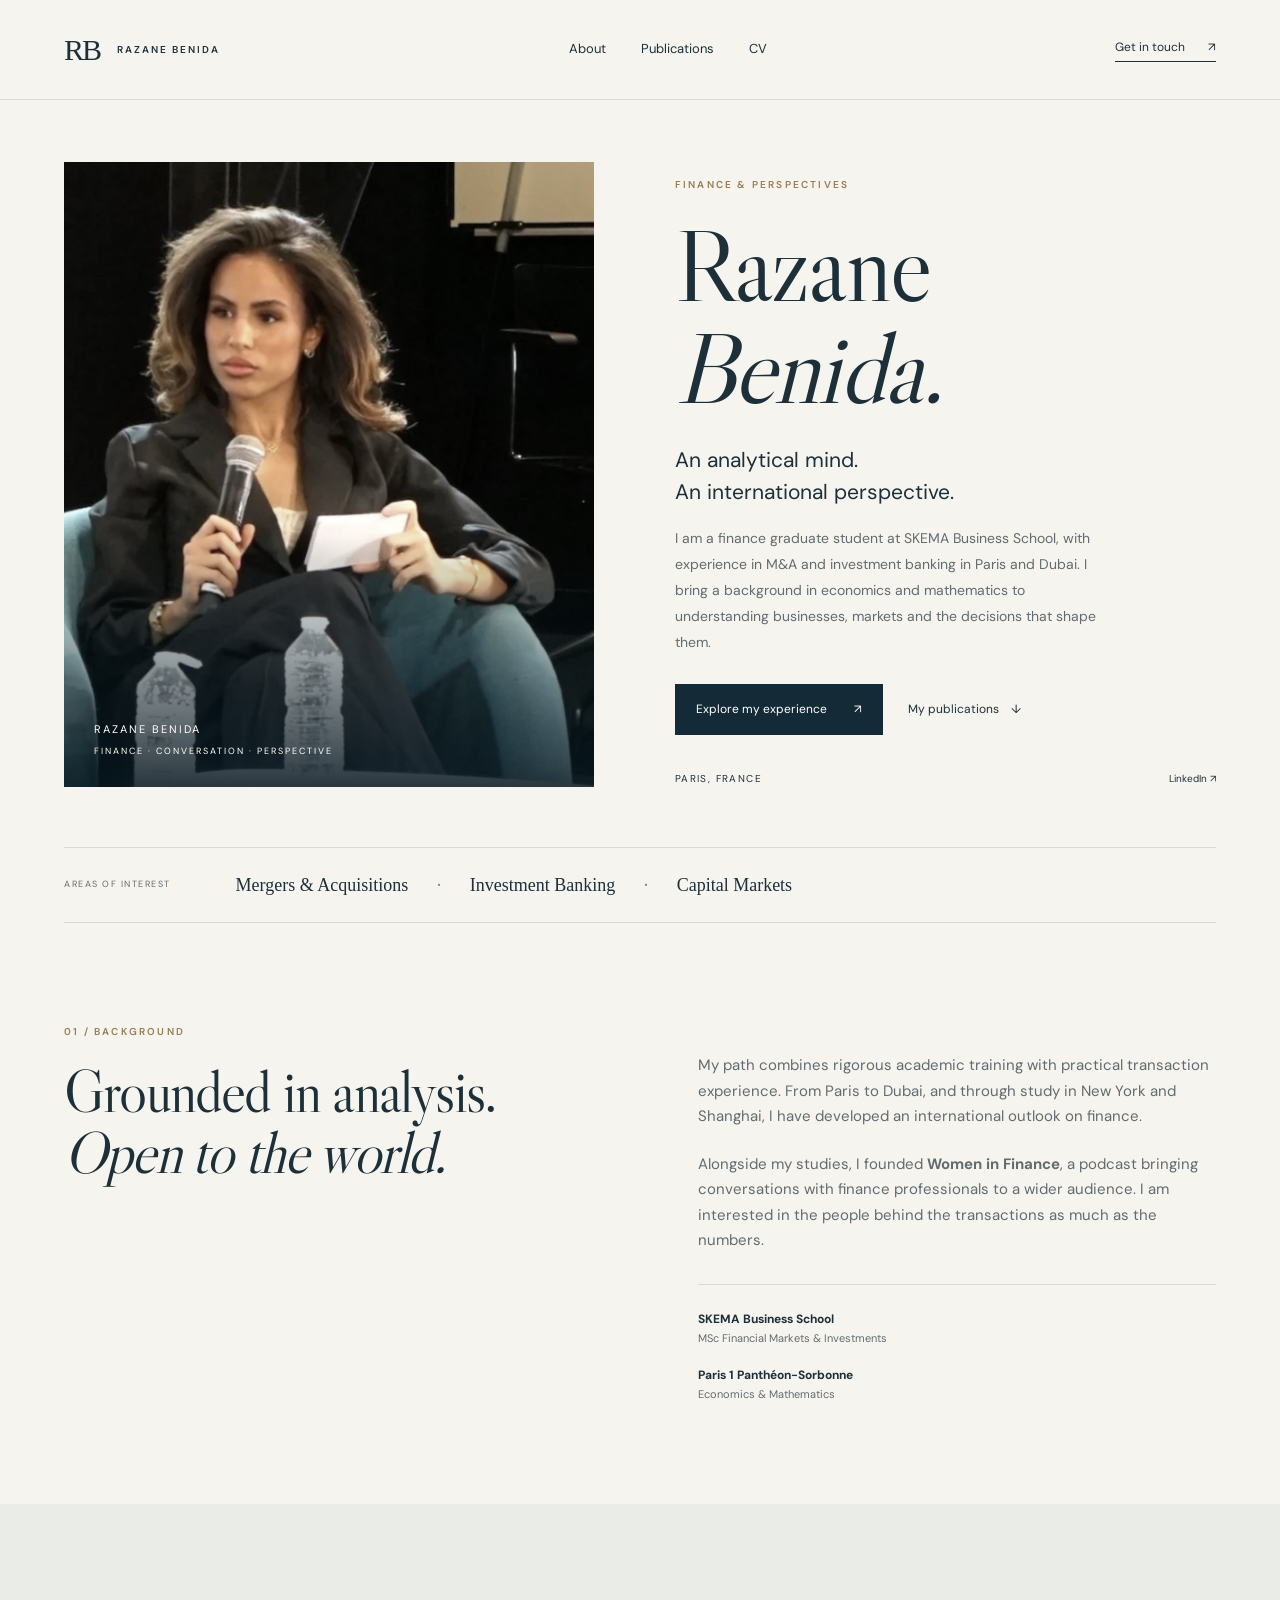
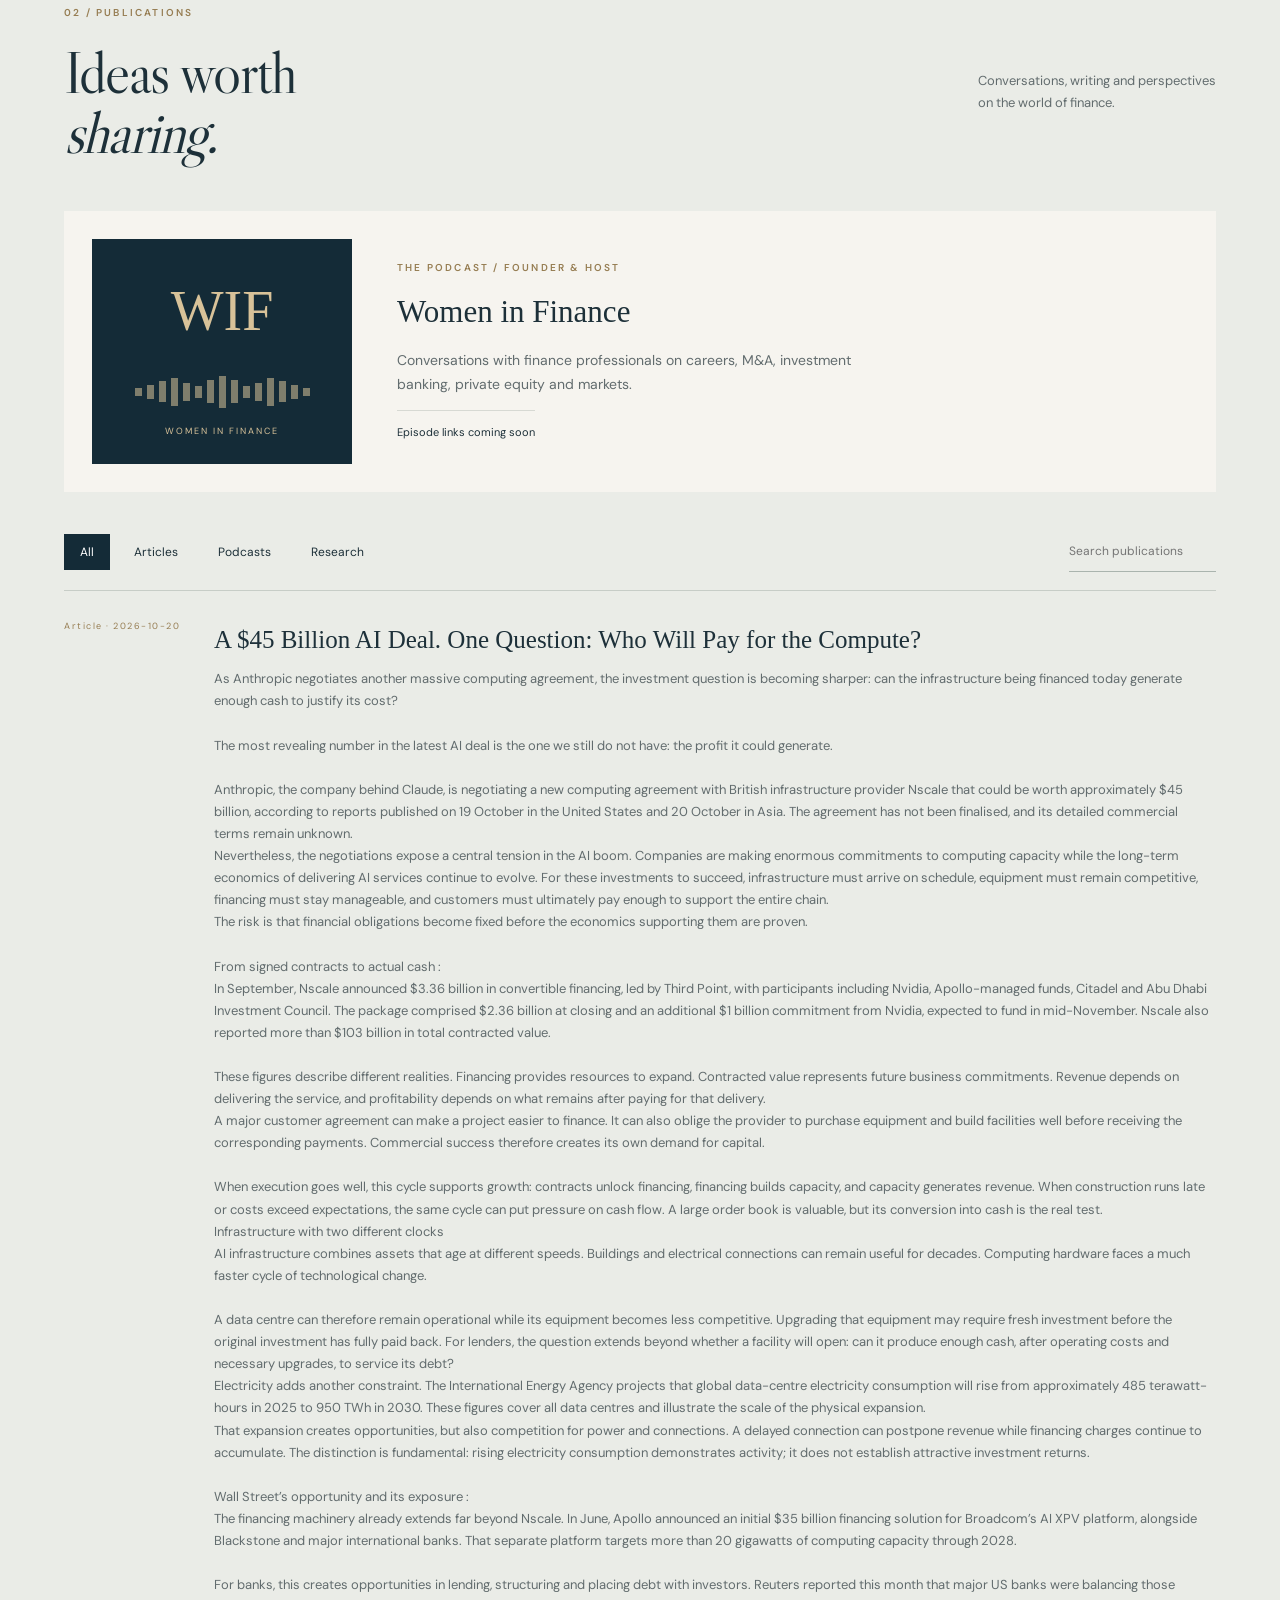
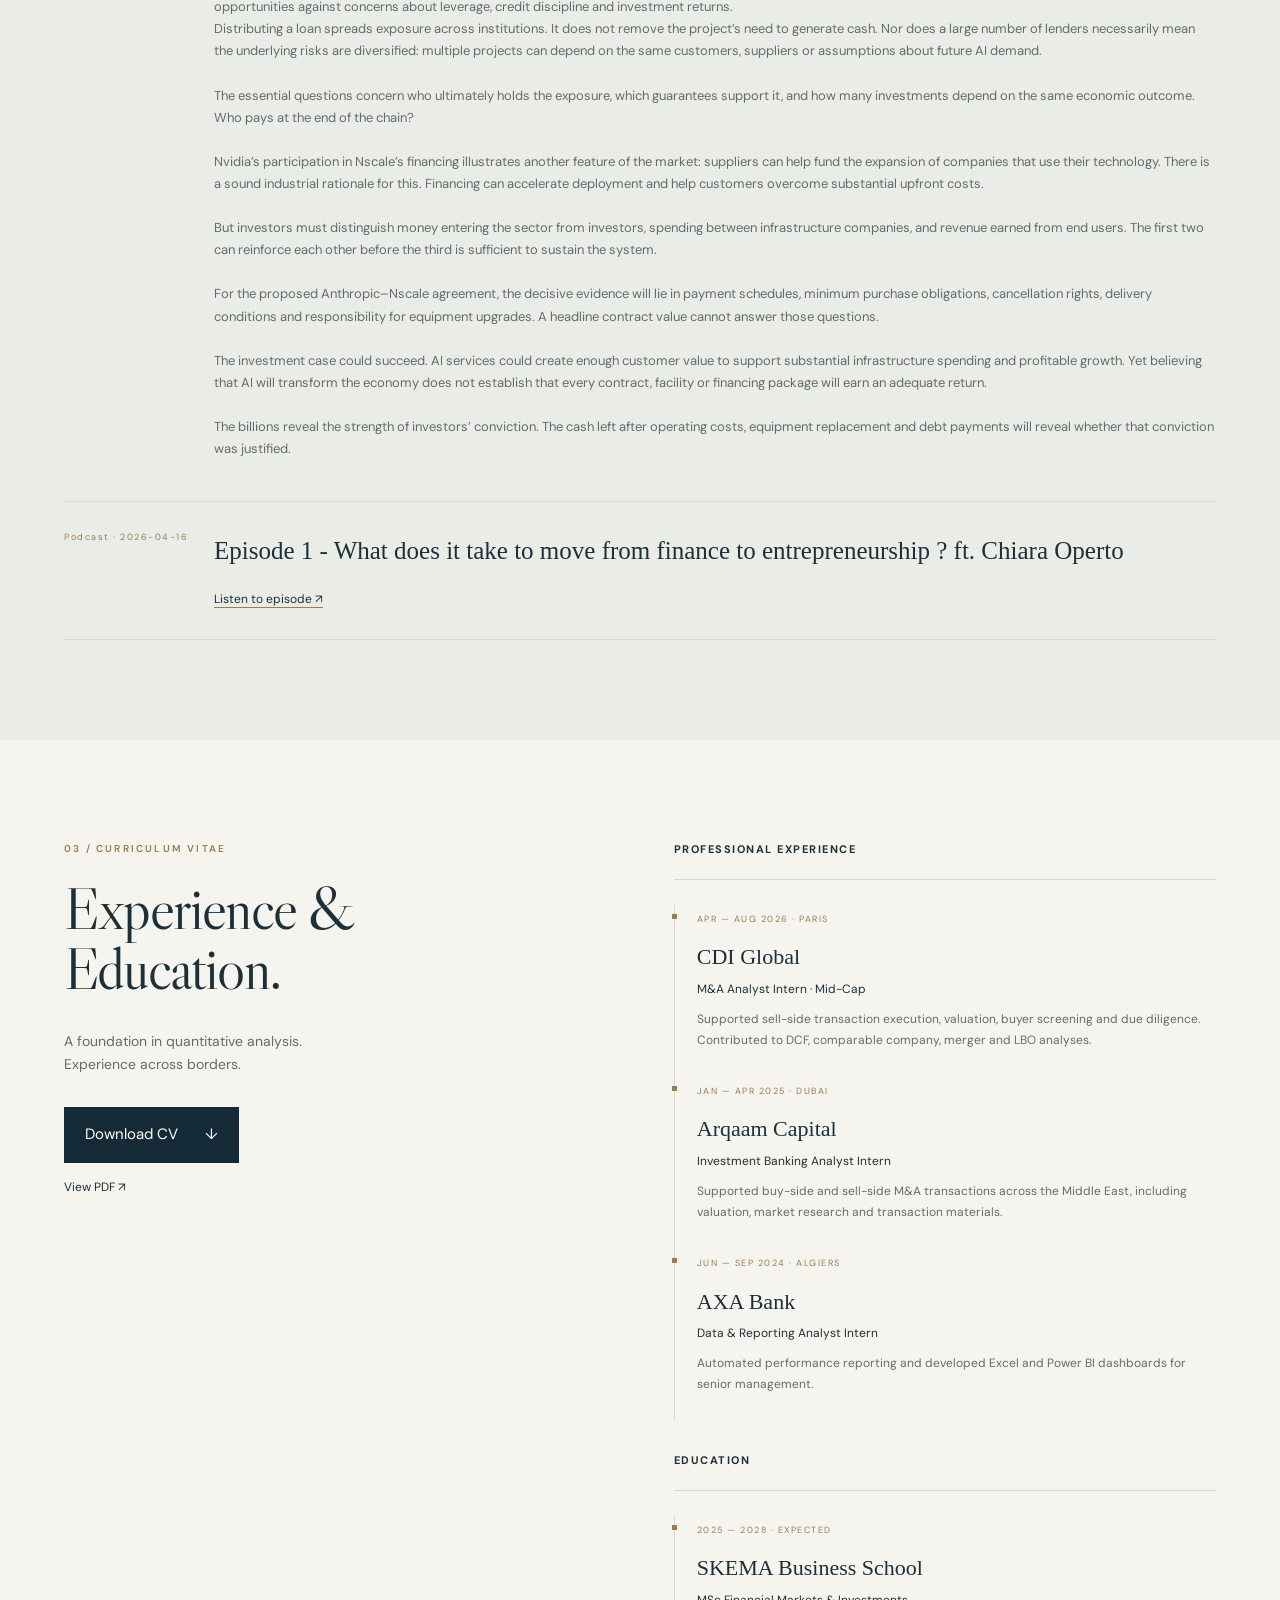
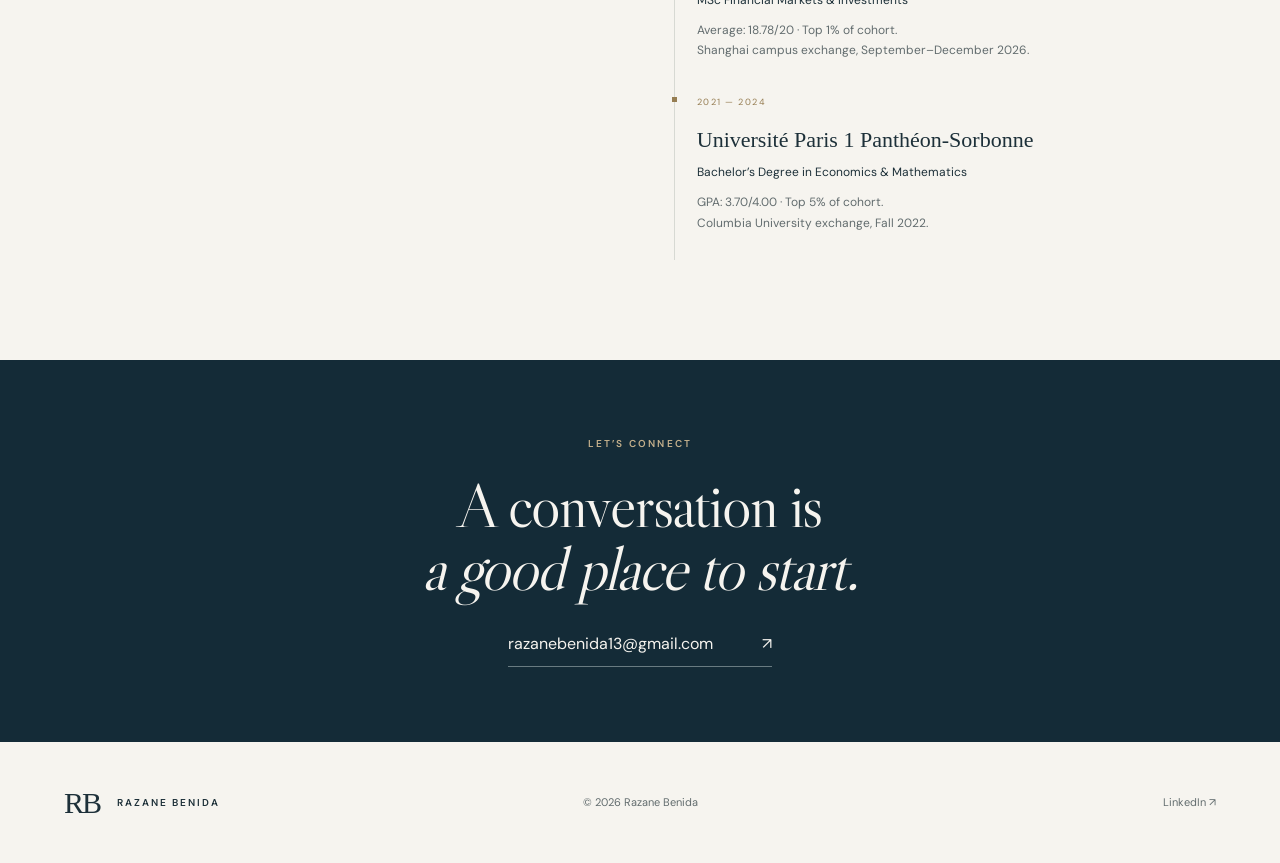
<file: index.html>
<!doctype html>
<html lang="en"><head><meta charset="utf-8"><meta name="viewport" content="width=device-width, initial-scale=1"><title>Razane Benida | Finance, M&amp;A &amp; Perspectives</title><meta name="description" content="Discover Razane Benida’s experience in M&A and investment banking, academic background, and Women in Finance podcast."><meta name="theme-color" content="#142b37"><meta property="og:title" content="Razane Benida | Finance & Perspectives"><meta property="og:description" content="Experience, ideas and conversations across investment banking and finance."><meta property="og:type" content="website"><link rel="icon" href="assets/favicon.svg" type="image/svg+xml"><link rel="stylesheet" href="styles.css"><script type="application/ld+json">{"@context":"https://schema.org","@type":"Person","name":"Razane Benida","jobTitle":"MSc Financial Markets & Investments student","alumniOf":[{"@type":"CollegeOrUniversity","name":"Université Paris 1 Panthéon-Sorbonne"}],"sameAs":["https://www.linkedin.com/in/razane-benida"]}</script><script src="publications.js" defer></script><script src="site-content.js" defer></script><script src="publications-v3.js" defer></script><script src="github-publisher-v4.js" defer></script><script src="editor-v4.1.js" defer></script><link rel="stylesheet" href="editor.css"><style>.publication-item>div{min-width:0}.publication-item h3,.publication-item p{overflow-wrap:anywhere}.publication-item p{white-space:pre-wrap}.editor details{margin:15px 0}.editor summary{cursor:pointer;font-size:13px}</style><style>.github-connection{border:1px solid #b7c2c2;padding:18px;margin:20px 0}.github-connection h3{margin-top:0}.github-connection details{font-size:12px}.github-connection a{text-decoration:underline}.github-connection li{margin:10px 0}#github-status{padding:12px;background:#eaece7;font-size:13px;margin:12px 0}#github-status[data-state="error"]{background:#f8e4dd;color:#7d291b}[hidden]{display:none!important}</style></head>
<body><a class="skip" href="#main">Skip to content</a><header><a class="brand" href="#about" aria-label="Razane Benida home">RB<span>RAZANE BENIDA</span></a><nav aria-label="Main navigation"><a href="#about">About</a><a href="#publications">Publications</a><a href="#cv">CV</a></nav><a class="header-contact" href="mailto:razanebenida13@gmail.com">Get in touch <span>↗</span></a></header>
<main id="main"><section class="hero" id="about"><div class="portrait"><img src="assets/razane-benida.png" alt="Razane Benida speaking into a microphone at a panel discussion" width="698" height="692"><div class="portrait-caption"><span>RAZANE BENIDA</span><span>FINANCE · CONVERSATION · PERSPECTIVE</span></div></div><div class="intro"><p class="eyebrow">FINANCE &amp; PERSPECTIVES</p><h1>Razane<br><em>Benida.</em></h1><p class="lead">An analytical mind.<br>An international perspective.</p><p class="bio">I am a finance graduate student at SKEMA Business School, with experience in M&amp;A and investment banking in Paris and Dubai. I bring a background in economics and mathematics to understanding businesses, markets and the decisions that shape them.</p><div class="hero-links"><a class="button" href="#cv">Explore my experience <span>↗</span></a><a class="text-link" href="#publications">My publications <span>↓</span></a></div><div class="intro-foot"><span>PARIS, FRANCE</span><a href="https://www.linkedin.com/in/razane-benida" target="_blank" rel="noopener noreferrer">LinkedIn ↗</a></div></div></section>
<div class="focus-strip"><span>AREAS OF INTEREST</span><p>Mergers &amp; Acquisitions <b>·</b> Investment Banking <b>·</b> Capital Markets</p></div>
<section class="section journey"><div class="section-heading"><p class="eyebrow">01 / BACKGROUND</p><h2>Grounded in analysis.<br><em>Open to the world.</em></h2></div><div class="journey-copy"><p>My path combines rigorous academic training with practical transaction experience. From Paris to Dubai, and through study in New York and Shanghai, I have developed an international outlook on finance.</p><p>Alongside my studies, I founded <strong>Women in Finance</strong>, a podcast bringing conversations with finance professionals to a wider audience. I am interested in the people behind the transactions as much as the numbers.</p><div class="credentials"><div><strong>SKEMA Business School</strong><span>MSc Financial Markets &amp; Investments</span></div><div><strong>Paris 1 Panthéon-Sorbonne</strong><span>Economics &amp; Mathematics</span></div></div></div></section>
<section class="publications section" id="publications"><div class="publication-top"><div><p class="eyebrow">02 / PUBLICATIONS</p><h2>Ideas worth<br><em>sharing.</em></h2></div><p class="section-note">Conversations, writing and perspectives<br>on the world of finance.</p></div><article class="podcast-feature"><div class="podcast-art" aria-hidden="true"><span>WIF</span><div class="wave"><i style="height:8px"></i><i style="height:14px"></i><i style="height:21px"></i><i style="height:28px"></i><i style="height:18px"></i><i style="height:12px"></i><i style="height:23px"></i><i style="height:32px"></i><i style="height:23px"></i><i style="height:12px"></i><i style="height:18px"></i><i style="height:28px"></i><i style="height:21px"></i><i style="height:14px"></i><i style="height:8px"></i></div><small>WOMEN IN FINANCE</small></div><div><p class="eyebrow">THE PODCAST / FOUNDER &amp; HOST</p><h3>Women in Finance</h3><p>Conversations with finance professionals on careers, M&amp;A, investment banking, private equity and markets.</p><span class="soon">Episode links coming soon</span></div></article><div class="publication-controls"><div class="filters" role="group" aria-label="Filter publications"><button class="active" data-filter="All" aria-pressed="true">All</button><button data-filter="Article" aria-pressed="false">Articles</button><button data-filter="Podcast" aria-pressed="false">Podcasts</button><button data-filter="Research" aria-pressed="false">Research</button></div><label class="search-label"><span class="sr-only">Search publications</span><input id="search" type="search" placeholder="Search publications" autocomplete="off"></label></div><div id="publication-list" aria-live="polite"></div><noscript><p>Articles and episode links will be added soon. Enable JavaScript to search the publication library.</p></noscript></section>
<section class="section cv" id="cv"><div class="cv-heading"><p class="eyebrow">03 / CURRICULUM VITAE</p><h2>Experience &amp;<br><em>education.</em></h2><p>A foundation in quantitative analysis.<br>Experience across borders.</p><a class="button" href="assets/Razane_Benida_CV.pdf" download>Download CV <span>↓</span></a><a class="cv-view" href="assets/Razane_Benida_CV.pdf" target="_blank" rel="noopener">View PDF ↗</a></div><div class="timeline"><h3>Professional experience</h3><article><span class="date">APR — AUG 2026 · PARIS</span><h4>CDI Global</h4><p class="role">M&amp;A Analyst Intern · Mid-Cap</p><p>Supported sell-side transaction execution, valuation, buyer screening and due diligence. Contributed to DCF, comparable company, merger and LBO analyses.</p></article><article><span class="date">JAN — APR 2025 · DUBAI</span><h4>Arqaam Capital</h4><p class="role">Investment Banking Analyst Intern</p><p>Supported buy-side and sell-side M&amp;A transactions across the Middle East, including valuation, market research and transaction materials.</p></article><article><span class="date">JUN — SEP 2024 · ALGIERS</span><h4>AXA Bank</h4><p class="role">Data &amp; Reporting Analyst Intern</p><p>Automated performance reporting and developed Excel and Power BI dashboards for senior management.</p></article><h3 class="education-title">Education</h3><article><span class="date">2025 — 2028 · EXPECTED</span><h4>SKEMA Business School</h4><p class="role">MSc Financial Markets &amp; Investments</p><p>Average: 18.78/20 · Top 1% of cohort.<br>Shanghai campus exchange, September–December 2026.</p></article><article><span class="date">2021 — 2024</span><h4>Université Paris 1 Panthéon-Sorbonne</h4><p class="role">Bachelor’s Degree in Economics &amp; Mathematics</p><p>GPA: 3.70/4.00 · Top 5% of cohort.<br>Columbia University exchange, Fall 2022.</p></article></div></section>
<section class="contact"><p class="eyebrow">LET’S CONNECT</p><h2>A conversation is<br><em>a good place to start.</em></h2><a href="mailto:razanebenida13@gmail.com">razanebenida13@gmail.com <span>↗</span></a></section></main><footer><a class="brand" href="#about">RB<span>RAZANE BENIDA</span></a><span class="copyright">© <span id="year">2026</span> Razane Benida</span><a href="https://www.linkedin.com/in/razane-benida" target="_blank" rel="noopener noreferrer">LinkedIn ↗</a></footer><button id="open-editor" class="edit-launch" type="button">Edit my website</button></body></html>
</file>
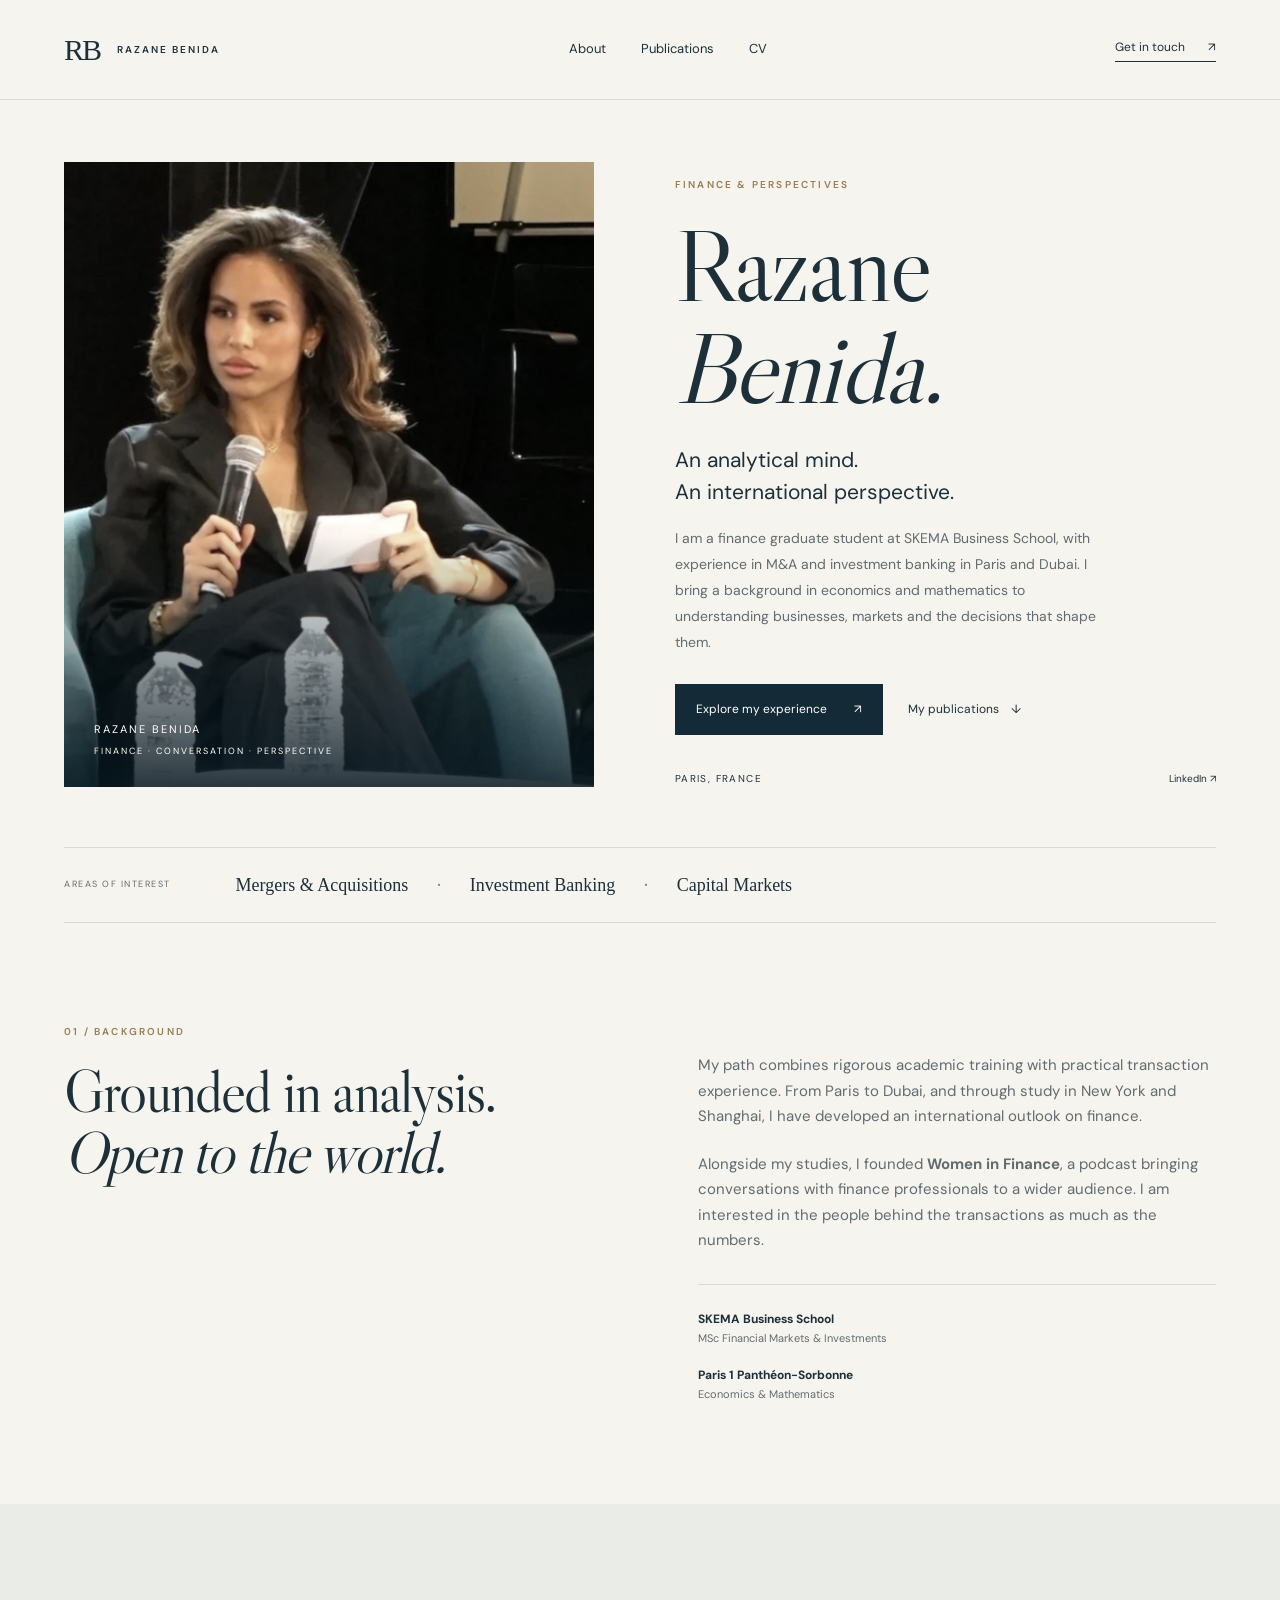
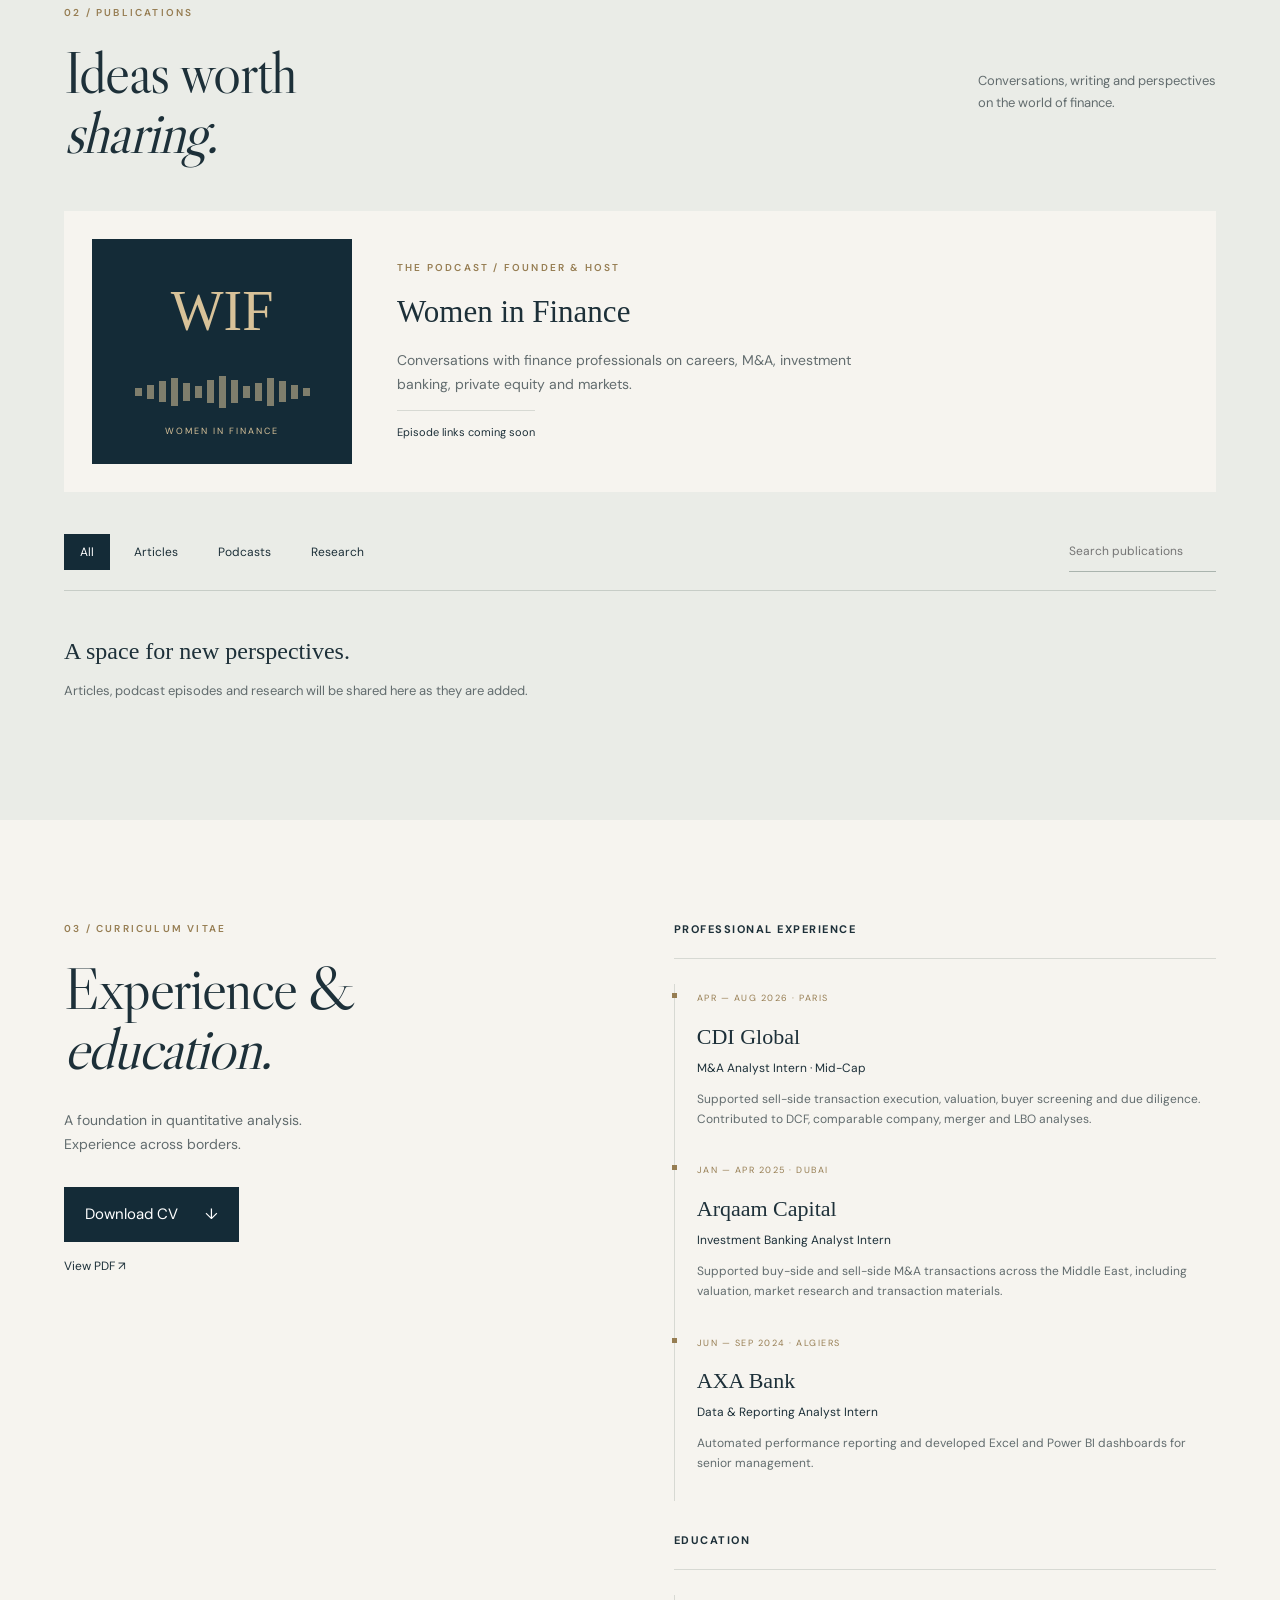
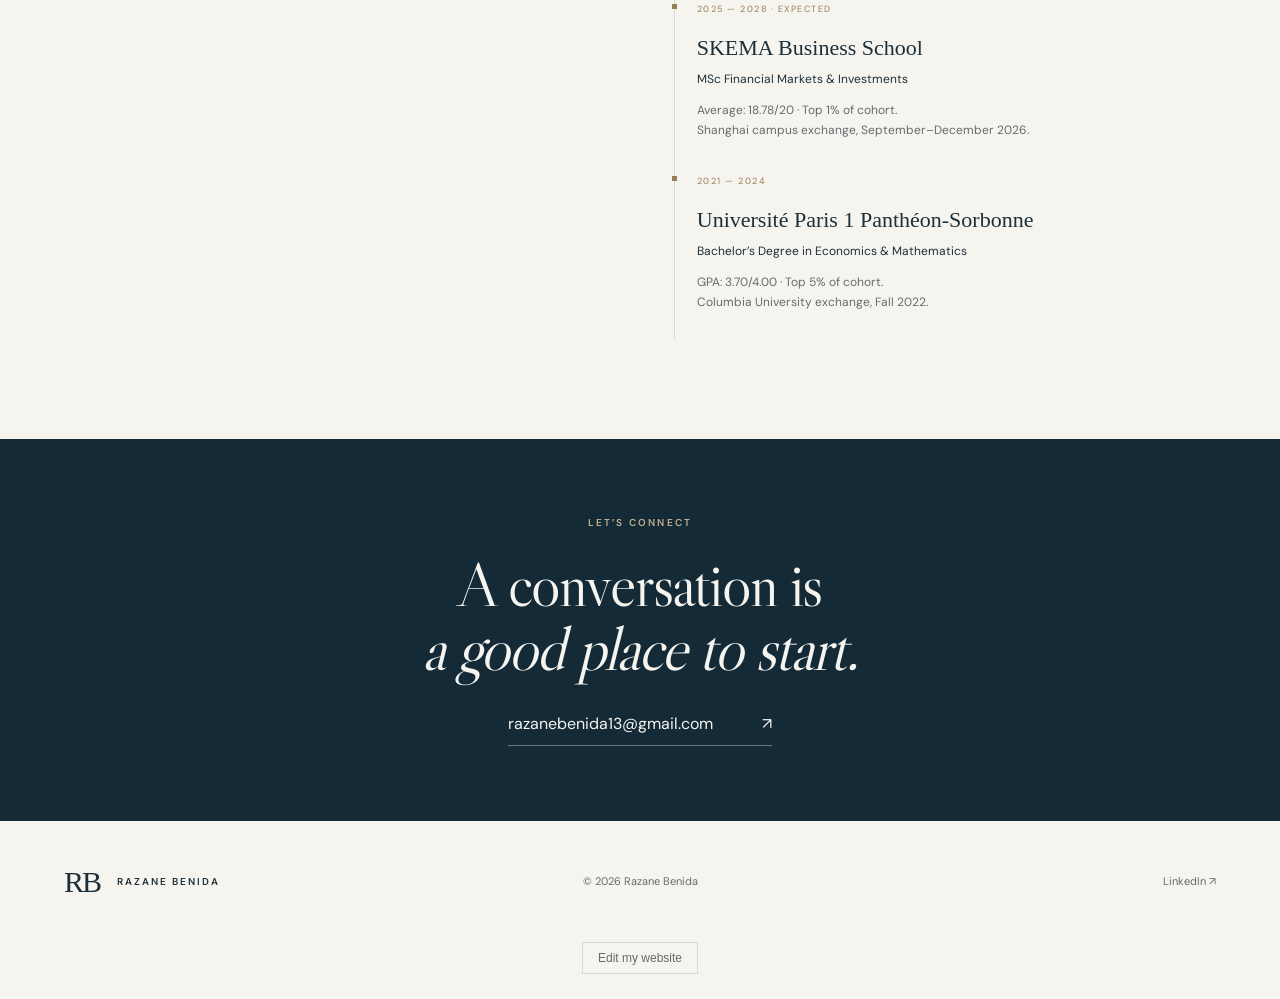
<file: Mon-site-Razane-corrige 2/index.html>
<!doctype html>
<html lang="en"><head><meta charset="utf-8"><meta name="viewport" content="width=device-width, initial-scale=1"><title>Razane Benida | Finance, M&amp;A &amp; Perspectives</title><meta name="description" content="Discover Razane Benida’s experience in M&A and investment banking, academic background, and Women in Finance podcast."><meta name="theme-color" content="#142b37"><meta property="og:title" content="Razane Benida | Finance & Perspectives"><meta property="og:description" content="Experience, ideas and conversations across investment banking and finance."><meta property="og:type" content="website"><link rel="icon" href="assets/favicon.svg" type="image/svg+xml"><link rel="stylesheet" href="styles.css"><script type="application/ld+json">{"@context":"https://schema.org","@type":"Person","name":"Razane Benida","jobTitle":"MSc Financial Markets & Investments student","alumniOf":[{"@type":"CollegeOrUniversity","name":"Université Paris 1 Panthéon-Sorbonne"}],"sameAs":["https://www.linkedin.com/in/razane-benida"]}</script><script src="publications.js" defer></script><script src="site-content.js" defer></script><script src="script.js" defer></script><script src="editor.js" defer></script><link rel="stylesheet" href="editor.css"></head>
<body><a class="skip" href="#main">Skip to content</a><header><a class="brand" href="#about" aria-label="Razane Benida home">RB<span>RAZANE BENIDA</span></a><nav aria-label="Main navigation"><a href="#about">About</a><a href="#publications">Publications</a><a href="#cv">CV</a></nav><a class="header-contact" href="mailto:razanebenida13@gmail.com">Get in touch <span>↗</span></a></header>
<main id="main"><section class="hero" id="about"><div class="portrait"><img src="assets/razane-benida.png" alt="Razane Benida speaking into a microphone at a panel discussion" width="698" height="692"><div class="portrait-caption"><span>RAZANE BENIDA</span><span>FINANCE · CONVERSATION · PERSPECTIVE</span></div></div><div class="intro"><p class="eyebrow">FINANCE &amp; PERSPECTIVES</p><h1>Razane<br><em>Benida.</em></h1><p class="lead">An analytical mind.<br>An international perspective.</p><p class="bio">I am a finance graduate student at SKEMA Business School, with experience in M&amp;A and investment banking in Paris and Dubai. I bring a background in economics and mathematics to understanding businesses, markets and the decisions that shape them.</p><div class="hero-links"><a class="button" href="#cv">Explore my experience <span>↗</span></a><a class="text-link" href="#publications">My publications <span>↓</span></a></div><div class="intro-foot"><span>PARIS, FRANCE</span><a href="https://www.linkedin.com/in/razane-benida" target="_blank" rel="noopener noreferrer">LinkedIn ↗</a></div></div></section>
<div class="focus-strip"><span>AREAS OF INTEREST</span><p>Mergers &amp; Acquisitions <b>·</b> Investment Banking <b>·</b> Capital Markets</p></div>
<section class="section journey"><div class="section-heading"><p class="eyebrow">01 / BACKGROUND</p><h2>Grounded in analysis.<br><em>Open to the world.</em></h2></div><div class="journey-copy"><p>My path combines rigorous academic training with practical transaction experience. From Paris to Dubai, and through study in New York and Shanghai, I have developed an international outlook on finance.</p><p>Alongside my studies, I founded <strong>Women in Finance</strong>, a podcast bringing conversations with finance professionals to a wider audience. I am interested in the people behind the transactions as much as the numbers.</p><div class="credentials"><div><strong>SKEMA Business School</strong><span>MSc Financial Markets &amp; Investments</span></div><div><strong>Paris 1 Panthéon-Sorbonne</strong><span>Economics &amp; Mathematics</span></div></div></div></section>
<section class="publications section" id="publications"><div class="publication-top"><div><p class="eyebrow">02 / PUBLICATIONS</p><h2>Ideas worth<br><em>sharing.</em></h2></div><p class="section-note">Conversations, writing and perspectives<br>on the world of finance.</p></div><article class="podcast-feature"><div class="podcast-art" aria-hidden="true"><span>WIF</span><div class="wave"><i style="height:8px"></i><i style="height:14px"></i><i style="height:21px"></i><i style="height:28px"></i><i style="height:18px"></i><i style="height:12px"></i><i style="height:23px"></i><i style="height:32px"></i><i style="height:23px"></i><i style="height:12px"></i><i style="height:18px"></i><i style="height:28px"></i><i style="height:21px"></i><i style="height:14px"></i><i style="height:8px"></i></div><small>WOMEN IN FINANCE</small></div><div><p class="eyebrow">THE PODCAST / FOUNDER &amp; HOST</p><h3>Women in Finance</h3><p>Conversations with finance professionals on careers, M&amp;A, investment banking, private equity and markets.</p><span class="soon">Episode links coming soon</span></div></article><div class="publication-controls"><div class="filters" role="group" aria-label="Filter publications"><button class="active" data-filter="All" aria-pressed="true">All</button><button data-filter="Article" aria-pressed="false">Articles</button><button data-filter="Podcast" aria-pressed="false">Podcasts</button><button data-filter="Research" aria-pressed="false">Research</button></div><label class="search-label"><span class="sr-only">Search publications</span><input id="search" type="search" placeholder="Search publications" autocomplete="off"></label></div><div id="publication-list" aria-live="polite"></div><noscript><p>Articles and episode links will be added soon. Enable JavaScript to search the publication library.</p></noscript></section>
<section class="section cv" id="cv"><div class="cv-heading"><p class="eyebrow">03 / CURRICULUM VITAE</p><h2>Experience &amp;<br><em>education.</em></h2><p>A foundation in quantitative analysis.<br>Experience across borders.</p><a class="button" href="assets/Razane_Benida_CV.pdf" download>Download CV <span>↓</span></a><a class="cv-view" href="assets/Razane_Benida_CV.pdf" target="_blank" rel="noopener">View PDF ↗</a></div><div class="timeline"><h3>Professional experience</h3><article><span class="date">APR — AUG 2026 · PARIS</span><h4>CDI Global</h4><p class="role">M&amp;A Analyst Intern · Mid-Cap</p><p>Supported sell-side transaction execution, valuation, buyer screening and due diligence. Contributed to DCF, comparable company, merger and LBO analyses.</p></article><article><span class="date">JAN — APR 2025 · DUBAI</span><h4>Arqaam Capital</h4><p class="role">Investment Banking Analyst Intern</p><p>Supported buy-side and sell-side M&amp;A transactions across the Middle East, including valuation, market research and transaction materials.</p></article><article><span class="date">JUN — SEP 2024 · ALGIERS</span><h4>AXA Bank</h4><p class="role">Data &amp; Reporting Analyst Intern</p><p>Automated performance reporting and developed Excel and Power BI dashboards for senior management.</p></article><h3 class="education-title">Education</h3><article><span class="date">2025 — 2028 · EXPECTED</span><h4>SKEMA Business School</h4><p class="role">MSc Financial Markets &amp; Investments</p><p>Average: 18.78/20 · Top 1% of cohort.<br>Shanghai campus exchange, September–December 2026.</p></article><article><span class="date">2021 — 2024</span><h4>Université Paris 1 Panthéon-Sorbonne</h4><p class="role">Bachelor’s Degree in Economics &amp; Mathematics</p><p>GPA: 3.70/4.00 · Top 5% of cohort.<br>Columbia University exchange, Fall 2022.</p></article></div></section>
<section class="contact"><p class="eyebrow">LET’S CONNECT</p><h2>A conversation is<br><em>a good place to start.</em></h2><a href="mailto:razanebenida13@gmail.com">razanebenida13@gmail.com <span>↗</span></a></section></main><footer><a class="brand" href="#about">RB<span>RAZANE BENIDA</span></a><span class="copyright">© <span id="year">2026</span> Razane Benida</span><a href="https://www.linkedin.com/in/razane-benida" target="_blank" rel="noopener noreferrer">LinkedIn ↗</a></footer><button id="open-editor" class="edit-launch" type="button">Edit my website</button></body></html>
</file>
<file: styles.css>
@import url('https://fonts.googleapis.com/css2?family=DM+Sans:wght@400;450;500;600;700&family=Libre+Caslon+Display&display=swap');
:root{--navy:#142b37;--ink:#1d3039;--paper:#f6f4ef;--muted:#626c6e;--line:#d7d9d3;--gold:#967d52}*{box-sizing:border-box}html{scroll-behavior:smooth;scroll-padding-top:95px}body{margin:0;background:var(--paper);color:var(--ink);font-family:'DM Sans',Arial,sans-serif;font-size:15px;line-height:1.7}a{color:inherit;text-decoration:none}button,input{font:inherit}a,button,input{outline-offset:5px}a:focus-visible,button:focus-visible,input:focus-visible{outline:2px solid var(--gold)}header{height:100px;max-width:1440px;padding:0 5%;margin:auto;display:flex;align-items:center;justify-content:space-between;border-bottom:1px solid var(--line)}.brand{display:flex;align-items:center;gap:17px;font-family:Georgia,serif;font-size:30px;letter-spacing:-2px}.brand span{font-family:'DM Sans',Arial,sans-serif;font-size:10px;letter-spacing:2px;font-weight:600}nav{display:flex;gap:35px;font-size:13px}nav a:hover,.text-link:hover{color:var(--gold)}.header-contact{font-size:12px;border-bottom:1px solid var(--ink);padding-bottom:4px}.header-contact span{margin-left:20px}main{max-width:1440px;margin:auto}.hero{display:grid;grid-template-columns:46% 54%;padding:62px 5% 60px;gap:0}.portrait{position:relative;align-self:stretch;min-height:550px;background:#192a2b;overflow:hidden}.portrait img{width:100%;height:100%;position:absolute;object-fit:cover;object-position:46% center;filter:saturate(.65)}.portrait:after{content:'';position:absolute;inset:60% 0 0;background:linear-gradient(transparent,rgba(4,20,28,.85))}.portrait-caption{position:absolute;bottom:28px;left:30px;right:25px;z-index:1;display:flex;flex-direction:column;gap:5px;color:white;font-size:9px;letter-spacing:2px}.portrait-caption span:first-child{font-size:11px}.intro{padding:14px 0 0 13%;display:flex;flex-direction:column}.eyebrow{font-size:10px;letter-spacing:2.2px;font-weight:600;margin:0 0 22px;color:var(--gold)}h1,h2,h3,h4,p{margin-top:0}h1,h2{font-family:'Libre Caslon Display',Georgia,serif;font-weight:400;letter-spacing:-1.8px;line-height:1.02}h1{font-size:100px;margin-bottom:26px}h1 em,h2 em{font-weight:400}h2{font-size:59px;margin-bottom:30px}.lead{font-size:21px;line-height:1.5;margin-bottom:18px}.bio{font-size:14px;color:var(--muted);max-width:430px;line-height:1.85}.hero-links{display:flex;align-items:center;gap:25px;margin-top:15px;font-size:12px}.button{background:var(--navy);color:#fff;padding:15px 21px;display:inline-flex;align-items:center;gap:27px;transition:background .2s}.button:hover{background:#355563}.text-link{white-space:nowrap}.text-link span{margin-left:9px}.intro-foot{margin-top:auto;padding-top:35px;display:flex;justify-content:space-between;font-size:10px;letter-spacing:1.4px}.intro-foot a{letter-spacing:0}.focus-strip{margin:0 5%;border-block:1px solid var(--line);display:flex;align-items:center;gap:65px;padding:22px 0}.focus-strip>span{font-size:9px;letter-spacing:1.5px;color:var(--muted)}.focus-strip p{margin:0;font-family:Georgia,serif;font-size:18px}.focus-strip b{font-weight:400;color:var(--gold);padding:0 24px}.section{padding:100px 5%;scroll-margin-top:25px}.journey{display:grid;grid-template-columns:1fr 1fr;gap:10%}.journey-copy{padding-top:30px;color:var(--muted)}.journey-copy p{margin-bottom:22px}.credentials{border-top:1px solid var(--line);margin-top:30px;padding-top:24px;display:grid;gap:17px}.credentials strong,.credentials span{display:block;font-size:12px}.credentials strong{color:var(--ink)}.credentials span{font-size:11px}.publications{background:#eaece7}.publication-top{display:flex;justify-content:space-between;align-items:center}.section-note{font-size:13px;color:var(--muted)}.podcast-feature{display:grid;grid-template-columns:260px 1fr;background:var(--paper);gap:45px;padding:28px;margin:18px 0 40px;align-items:center}.podcast-art{background:var(--navy);color:#d8c299;min-height:225px;text-align:center;padding:25px;display:flex;flex-direction:column;justify-content:space-between}.podcast-art>span{font-family:Georgia,serif;font-size:56px}.podcast-art small{font-size:9px;letter-spacing:2px}.wave{font-size:23px;letter-spacing:3px;opacity:.55}.podcast-feature .eyebrow{margin-bottom:10px}.podcast-feature h3{font-family:Georgia,serif;font-size:31px;font-weight:400;margin-bottom:10px}.podcast-feature p:not(.eyebrow){color:var(--muted);max-width:510px;font-size:14px}.soon{font-size:11px;border-top:1px solid var(--line);padding-top:12px;display:inline-block}.publication-controls{display:flex;justify-content:space-between;gap:20px;align-items:center;border-bottom:1px solid #c7cdc7;padding-bottom:18px}.filters{display:flex;gap:8px;flex-wrap:wrap}.filters button{border:0;padding:8px 16px;cursor:pointer;background:transparent;font-size:12px;color:var(--ink)}.filters button.active{background:var(--navy);color:white}.search-label input{background:transparent;border:0;border-bottom:1px solid #aab4ae;padding:9px 0;font-size:12px;border-radius:0;max-width:100%}.empty{padding:40px 0 5px;color:var(--muted);font-size:13px}.empty strong{display:block;color:var(--ink);font-family:Georgia,serif;font-weight:400;font-size:24px;margin-bottom:8px}.publication-item{padding:28px 0;border-bottom:1px solid var(--line);display:grid;grid-template-columns:130px 1fr;gap:20px}.publication-item h3{font-family:Georgia,serif;font-size:25px;font-weight:400;margin-bottom:7px}.publication-item p{font-size:13px;color:var(--muted)}.publication-item a{font-size:12px;border-bottom:1px solid var(--gold)}.cv{display:grid;grid-template-columns:1fr 1.15fr;gap:12%}.cv-heading{align-self:start;position:sticky;top:45px}.cv-heading>p:not(.eyebrow){color:var(--muted);font-size:14px;margin-bottom:30px}.cv-view{display:block;margin-top:14px;font-size:12px}.timeline h3{font-size:11px;letter-spacing:1.5px;text-transform:uppercase;border-bottom:1px solid var(--line);padding-bottom:20px;margin-bottom:25px}.timeline article{padding:0 0 27px 22px;border-left:1px solid var(--line);position:relative}.timeline article:before{content:'';position:absolute;width:5px;height:5px;top:9px;left:-3px;background:var(--gold)}.date{font-size:9px;letter-spacing:1.5px;color:var(--gold)}.timeline h4{font-family:Georgia,serif;font-size:22px;font-weight:400;margin:8px 0 3px}.timeline .role{font-size:12px;color:var(--ink);margin-bottom:10px}.timeline p{font-size:12px;color:var(--muted);margin-bottom:0}.education-title{margin-top:30px}.contact{background:var(--navy);color:var(--paper);padding:75px 10%;text-align:center}.contact .eyebrow{color:#c4b08c}.contact h2{font-size:62px}.contact>a{display:inline-block;font-size:16px;padding-bottom:8px;border-bottom:1px solid #697b81}.contact>a span{margin-left:45px}footer{display:flex;align-items:center;justify-content:space-between;max-width:1440px;margin:auto;padding:35px 5%;font-size:11px;color:var(--muted)}footer .brand{color:var(--ink)}.sr-only,.skip{position:absolute;width:1px;height:1px;overflow:hidden;clip:rect(0,0,0,0)}.skip:focus{clip:auto;width:auto;height:auto;left:12px;top:12px;background:white;padding:10px;z-index:5}@media(min-width:1440px){.portrait{min-height:630px}}@media(max-width:1000px){h1{font-size:78px}.intro{padding-left:9%}.hero-links{flex-direction:column;align-items:flex-start;gap:15px}.portrait{min-height:580px}h2{font-size:48px}.focus-strip{gap:30px}.focus-strip b{padding:0 10px}.brand span{font-size:9px;letter-spacing:1px}.journey{gap:6%}.cv{gap:8%}}@media(max-width:700px){header{height:80px;flex-wrap:wrap}.brand{font-size:26px}.brand span{font-size:8px}nav{gap:17px;font-size:11px}.header-contact{display:none}.hero{grid-template-columns:1fr;padding-top:25px;gap:30px}.portrait{min-height:420px;height:68vh;max-height:550px}.portrait img{object-position:center 38%}.intro{padding:0 3%}.intro .eyebrow{margin-bottom:18px}h1{font-size:80px}.lead{font-size:21px}.hero-links{flex-direction:row;flex-wrap:wrap;align-items:center}.intro-foot{padding-top:30px}.focus-strip{display:block;padding:20px 0}.focus-strip p{font-size:14px;margin-top:8px}.focus-strip b{padding:0 5px}.section{padding:65px 7%}.journey,.cv{grid-template-columns:1fr;gap:18px}.journey-copy{padding-top:0}.publication-top{display:block}.section-note{margin-bottom:25px}.podcast-feature{grid-template-columns:1fr;gap:25px;padding:22px}.podcast-art{min-height:240px}.publication-controls{align-items:flex-start;flex-direction:column}.filters{gap:2px}.filters button{padding:8px 13px}.search-label,.search-label input{width:100%}.cv-heading{position:static;margin-bottom:30px}.contact{padding:60px 7%}.contact h2{font-size:46px}.contact>a{font-size:13px}.contact>a span{margin-left:10px}footer{gap:25px;flex-wrap:wrap}footer .brand span{display:none}.publication-item{grid-template-columns:1fr;gap:5px}}@media(prefers-reduced-motion:reduce){html{scroll-behavior:auto}*{transition:none!important}}
/* Balanced footer and centered podcast artwork. */
footer{display:grid;grid-template-columns:minmax(0,1fr) auto minmax(0,1fr)}
footer>.brand{justify-self:start}footer>.copyright{justify-self:center;text-align:center}footer>a:last-child{justify-self:end}
.podcast-art{min-width:0;overflow:hidden;align-items:center}
.wave{display:flex;align-items:center;justify-content:center;gap:5px;width:100%;max-width:190px;height:36px;letter-spacing:0;flex-shrink:0}
.wave i{display:block;flex:0 1 7px;min-width:2px;background:currentColor}
@media(max-width:420px){footer{grid-template-columns:1fr auto;gap:18px}footer>.copyright{grid-column:1 / -1;grid-row:2;justify-self:center}footer>a:last-child{grid-column:2;grid-row:1}}

.publication-item>div{min-width:0}.publication-item h3,.publication-item p{overflow-wrap:anywhere}.publication-item p{white-space:pre-wrap}
</file>
<file: editor.css>
.edit-launch{display:block;margin:0 auto 25px;padding:8px 15px;color:#626c6e;background:transparent;border:1px solid #d7d9d3;font:12px Arial;cursor:pointer}.editor{border:0;padding:0;width:min(620px,94vw);max-height:90vh;background:#f6f4ef;color:#142b37;box-shadow:0 20px 100px #0005}.editor::backdrop{background:#142b3799}.editor-inner{padding:28px}.editor h2{font:32px Georgia;margin:0 0 12px;letter-spacing:0}.editor h3{font:20px Georgia;margin:26px 0 12px}.editor p{font-size:13px}.editor label{display:block;font-size:12px;margin:12px 0}.editor input,.editor textarea,.editor select{display:block;width:100%;padding:10px;border:1px solid #b7c2c2;background:white;color:#142b37;font:14px Arial;margin-top:5px}.editor textarea{min-height:90px}.editor button,.edit-toolbar button{padding:10px 14px;border:1px solid #9ba9ab;background:white;color:#142b37;cursor:pointer;font:12px Arial}.editor .primary,.edit-toolbar .primary{background:#142b37;color:white}.editor-actions{display:flex;flex-wrap:wrap;gap:8px;margin:14px 0}.editor small{font-size:11px;display:block}.editor-status{padding:10px;background:#eaece7;font-size:12px;min-height:40px}.edit-toolbar{position:sticky;top:0;z-index:20;background:#fff;padding:12px 5%;border-bottom:1px solid #b7c2c2;display:flex;flex-wrap:wrap;align-items:center;gap:12px;font-size:12px}.editing [data-edit]{outline:1px dashed #967d52;outline-offset:4px;cursor:text}.editor-post{border-top:1px solid #d7d9d3;padding:12px 0;display:flex;align-items:center;justify-content:space-between;gap:10px;font-size:13px}.editor-post span{overflow-wrap:anywhere}.editor-close{float:right}.editor form{margin-bottom:25px}@media print{.edit-launch,.edit-toolbar,.editor{display:none}}
</file>
<file: Mon-site-Razane-corrige 2/styles.css>
@import url('https://fonts.googleapis.com/css2?family=DM+Sans:wght@400;450;500;600;700&family=Libre+Caslon+Display&display=swap');
:root{--navy:#142b37;--ink:#1d3039;--paper:#f6f4ef;--muted:#626c6e;--line:#d7d9d3;--gold:#967d52}*{box-sizing:border-box}html{scroll-behavior:smooth;scroll-padding-top:95px}body{margin:0;background:var(--paper);color:var(--ink);font-family:'DM Sans',Arial,sans-serif;font-size:15px;line-height:1.7}a{color:inherit;text-decoration:none}button,input{font:inherit}a,button,input{outline-offset:5px}a:focus-visible,button:focus-visible,input:focus-visible{outline:2px solid var(--gold)}header{height:100px;max-width:1440px;padding:0 5%;margin:auto;display:flex;align-items:center;justify-content:space-between;border-bottom:1px solid var(--line)}.brand{display:flex;align-items:center;gap:17px;font-family:Georgia,serif;font-size:30px;letter-spacing:-2px}.brand span{font-family:'DM Sans',Arial,sans-serif;font-size:10px;letter-spacing:2px;font-weight:600}nav{display:flex;gap:35px;font-size:13px}nav a:hover,.text-link:hover{color:var(--gold)}.header-contact{font-size:12px;border-bottom:1px solid var(--ink);padding-bottom:4px}.header-contact span{margin-left:20px}main{max-width:1440px;margin:auto}.hero{display:grid;grid-template-columns:46% 54%;padding:62px 5% 60px;gap:0}.portrait{position:relative;align-self:stretch;min-height:550px;background:#192a2b;overflow:hidden}.portrait img{width:100%;height:100%;position:absolute;object-fit:cover;object-position:46% center;filter:saturate(.65)}.portrait:after{content:'';position:absolute;inset:60% 0 0;background:linear-gradient(transparent,rgba(4,20,28,.85))}.portrait-caption{position:absolute;bottom:28px;left:30px;right:25px;z-index:1;display:flex;flex-direction:column;gap:5px;color:white;font-size:9px;letter-spacing:2px}.portrait-caption span:first-child{font-size:11px}.intro{padding:14px 0 0 13%;display:flex;flex-direction:column}.eyebrow{font-size:10px;letter-spacing:2.2px;font-weight:600;margin:0 0 22px;color:var(--gold)}h1,h2,h3,h4,p{margin-top:0}h1,h2{font-family:'Libre Caslon Display',Georgia,serif;font-weight:400;letter-spacing:-1.8px;line-height:1.02}h1{font-size:100px;margin-bottom:26px}h1 em,h2 em{font-weight:400}h2{font-size:59px;margin-bottom:30px}.lead{font-size:21px;line-height:1.5;margin-bottom:18px}.bio{font-size:14px;color:var(--muted);max-width:430px;line-height:1.85}.hero-links{display:flex;align-items:center;gap:25px;margin-top:15px;font-size:12px}.button{background:var(--navy);color:#fff;padding:15px 21px;display:inline-flex;align-items:center;gap:27px;transition:background .2s}.button:hover{background:#355563}.text-link{white-space:nowrap}.text-link span{margin-left:9px}.intro-foot{margin-top:auto;padding-top:35px;display:flex;justify-content:space-between;font-size:10px;letter-spacing:1.4px}.intro-foot a{letter-spacing:0}.focus-strip{margin:0 5%;border-block:1px solid var(--line);display:flex;align-items:center;gap:65px;padding:22px 0}.focus-strip>span{font-size:9px;letter-spacing:1.5px;color:var(--muted)}.focus-strip p{margin:0;font-family:Georgia,serif;font-size:18px}.focus-strip b{font-weight:400;color:var(--gold);padding:0 24px}.section{padding:100px 5%;scroll-margin-top:25px}.journey{display:grid;grid-template-columns:1fr 1fr;gap:10%}.journey-copy{padding-top:30px;color:var(--muted)}.journey-copy p{margin-bottom:22px}.credentials{border-top:1px solid var(--line);margin-top:30px;padding-top:24px;display:grid;gap:17px}.credentials strong,.credentials span{display:block;font-size:12px}.credentials strong{color:var(--ink)}.credentials span{font-size:11px}.publications{background:#eaece7}.publication-top{display:flex;justify-content:space-between;align-items:center}.section-note{font-size:13px;color:var(--muted)}.podcast-feature{display:grid;grid-template-columns:260px 1fr;background:var(--paper);gap:45px;padding:28px;margin:18px 0 40px;align-items:center}.podcast-art{background:var(--navy);color:#d8c299;min-height:225px;text-align:center;padding:25px;display:flex;flex-direction:column;justify-content:space-between}.podcast-art>span{font-family:Georgia,serif;font-size:56px}.podcast-art small{font-size:9px;letter-spacing:2px}.wave{font-size:23px;letter-spacing:3px;opacity:.55}.podcast-feature .eyebrow{margin-bottom:10px}.podcast-feature h3{font-family:Georgia,serif;font-size:31px;font-weight:400;margin-bottom:10px}.podcast-feature p:not(.eyebrow){color:var(--muted);max-width:510px;font-size:14px}.soon{font-size:11px;border-top:1px solid var(--line);padding-top:12px;display:inline-block}.publication-controls{display:flex;justify-content:space-between;gap:20px;align-items:center;border-bottom:1px solid #c7cdc7;padding-bottom:18px}.filters{display:flex;gap:8px;flex-wrap:wrap}.filters button{border:0;padding:8px 16px;cursor:pointer;background:transparent;font-size:12px;color:var(--ink)}.filters button.active{background:var(--navy);color:white}.search-label input{background:transparent;border:0;border-bottom:1px solid #aab4ae;padding:9px 0;font-size:12px;border-radius:0;max-width:100%}.empty{padding:40px 0 5px;color:var(--muted);font-size:13px}.empty strong{display:block;color:var(--ink);font-family:Georgia,serif;font-weight:400;font-size:24px;margin-bottom:8px}.publication-item{padding:28px 0;border-bottom:1px solid var(--line);display:grid;grid-template-columns:130px 1fr;gap:20px}.publication-item h3{font-family:Georgia,serif;font-size:25px;font-weight:400;margin-bottom:7px}.publication-item p{font-size:13px;color:var(--muted)}.publication-item a{font-size:12px;border-bottom:1px solid var(--gold)}.cv{display:grid;grid-template-columns:1fr 1.15fr;gap:12%}.cv-heading{align-self:start;position:sticky;top:45px}.cv-heading>p:not(.eyebrow){color:var(--muted);font-size:14px;margin-bottom:30px}.cv-view{display:block;margin-top:14px;font-size:12px}.timeline h3{font-size:11px;letter-spacing:1.5px;text-transform:uppercase;border-bottom:1px solid var(--line);padding-bottom:20px;margin-bottom:25px}.timeline article{padding:0 0 27px 22px;border-left:1px solid var(--line);position:relative}.timeline article:before{content:'';position:absolute;width:5px;height:5px;top:9px;left:-3px;background:var(--gold)}.date{font-size:9px;letter-spacing:1.5px;color:var(--gold)}.timeline h4{font-family:Georgia,serif;font-size:22px;font-weight:400;margin:8px 0 3px}.timeline .role{font-size:12px;color:var(--ink);margin-bottom:10px}.timeline p{font-size:12px;color:var(--muted);margin-bottom:0}.education-title{margin-top:30px}.contact{background:var(--navy);color:var(--paper);padding:75px 10%;text-align:center}.contact .eyebrow{color:#c4b08c}.contact h2{font-size:62px}.contact>a{display:inline-block;font-size:16px;padding-bottom:8px;border-bottom:1px solid #697b81}.contact>a span{margin-left:45px}footer{display:flex;align-items:center;justify-content:space-between;max-width:1440px;margin:auto;padding:35px 5%;font-size:11px;color:var(--muted)}footer .brand{color:var(--ink)}.sr-only,.skip{position:absolute;width:1px;height:1px;overflow:hidden;clip:rect(0,0,0,0)}.skip:focus{clip:auto;width:auto;height:auto;left:12px;top:12px;background:white;padding:10px;z-index:5}@media(min-width:1440px){.portrait{min-height:630px}}@media(max-width:1000px){h1{font-size:78px}.intro{padding-left:9%}.hero-links{flex-direction:column;align-items:flex-start;gap:15px}.portrait{min-height:580px}h2{font-size:48px}.focus-strip{gap:30px}.focus-strip b{padding:0 10px}.brand span{font-size:9px;letter-spacing:1px}.journey{gap:6%}.cv{gap:8%}}@media(max-width:700px){header{height:80px;flex-wrap:wrap}.brand{font-size:26px}.brand span{font-size:8px}nav{gap:17px;font-size:11px}.header-contact{display:none}.hero{grid-template-columns:1fr;padding-top:25px;gap:30px}.portrait{min-height:420px;height:68vh;max-height:550px}.portrait img{object-position:center 38%}.intro{padding:0 3%}.intro .eyebrow{margin-bottom:18px}h1{font-size:80px}.lead{font-size:21px}.hero-links{flex-direction:row;flex-wrap:wrap;align-items:center}.intro-foot{padding-top:30px}.focus-strip{display:block;padding:20px 0}.focus-strip p{font-size:14px;margin-top:8px}.focus-strip b{padding:0 5px}.section{padding:65px 7%}.journey,.cv{grid-template-columns:1fr;gap:18px}.journey-copy{padding-top:0}.publication-top{display:block}.section-note{margin-bottom:25px}.podcast-feature{grid-template-columns:1fr;gap:25px;padding:22px}.podcast-art{min-height:240px}.publication-controls{align-items:flex-start;flex-direction:column}.filters{gap:2px}.filters button{padding:8px 13px}.search-label,.search-label input{width:100%}.cv-heading{position:static;margin-bottom:30px}.contact{padding:60px 7%}.contact h2{font-size:46px}.contact>a{font-size:13px}.contact>a span{margin-left:10px}footer{gap:25px;flex-wrap:wrap}footer .brand span{display:none}.publication-item{grid-template-columns:1fr;gap:5px}}@media(prefers-reduced-motion:reduce){html{scroll-behavior:auto}*{transition:none!important}}
/* Balanced footer and centered podcast artwork. */
footer{display:grid;grid-template-columns:minmax(0,1fr) auto minmax(0,1fr)}
footer>.brand{justify-self:start}footer>.copyright{justify-self:center;text-align:center}footer>a:last-child{justify-self:end}
.podcast-art{min-width:0;overflow:hidden;align-items:center}
.wave{display:flex;align-items:center;justify-content:center;gap:5px;width:100%;max-width:190px;height:36px;letter-spacing:0;flex-shrink:0}
.wave i{display:block;flex:0 1 7px;min-width:2px;background:currentColor}
@media(max-width:420px){footer{grid-template-columns:1fr auto;gap:18px}footer>.copyright{grid-column:1 / -1;grid-row:2;justify-self:center}footer>a:last-child{grid-column:2;grid-row:1}}
</file>
<file: Mon-site-Razane-corrige 2/editor.css>
.edit-launch{display:block;margin:0 auto 25px;padding:8px 15px;color:#626c6e;background:transparent;border:1px solid #d7d9d3;font:12px Arial;cursor:pointer}.editor{border:0;padding:0;width:min(620px,94vw);max-height:90vh;background:#f6f4ef;color:#142b37;box-shadow:0 20px 100px #0005}.editor::backdrop{background:#142b3799}.editor-inner{padding:28px}.editor h2{font:32px Georgia;margin:0 0 12px;letter-spacing:0}.editor h3{font:20px Georgia;margin:26px 0 12px}.editor p{font-size:13px}.editor label{display:block;font-size:12px;margin:12px 0}.editor input,.editor textarea,.editor select{display:block;width:100%;padding:10px;border:1px solid #b7c2c2;background:white;color:#142b37;font:14px Arial;margin-top:5px}.editor textarea{min-height:90px}.editor button,.edit-toolbar button{padding:10px 14px;border:1px solid #9ba9ab;background:white;color:#142b37;cursor:pointer;font:12px Arial}.editor .primary,.edit-toolbar .primary{background:#142b37;color:white}.editor-actions{display:flex;flex-wrap:wrap;gap:8px;margin:14px 0}.editor small{font-size:11px;display:block}.editor-status{padding:10px;background:#eaece7;font-size:12px;min-height:40px}.edit-toolbar{position:sticky;top:0;z-index:20;background:#fff;padding:12px 5%;border-bottom:1px solid #b7c2c2;display:flex;flex-wrap:wrap;align-items:center;gap:12px;font-size:12px}.editing [data-edit]{outline:1px dashed #967d52;outline-offset:4px;cursor:text}.editor-post{border-top:1px solid #d7d9d3;padding:12px 0;display:flex;align-items:center;justify-content:space-between;gap:10px;font-size:13px}.editor-post span{overflow-wrap:anywhere}.editor-close{float:right}.editor form{margin-bottom:25px}@media print{.edit-launch,.edit-toolbar,.editor{display:none}}
</file>
